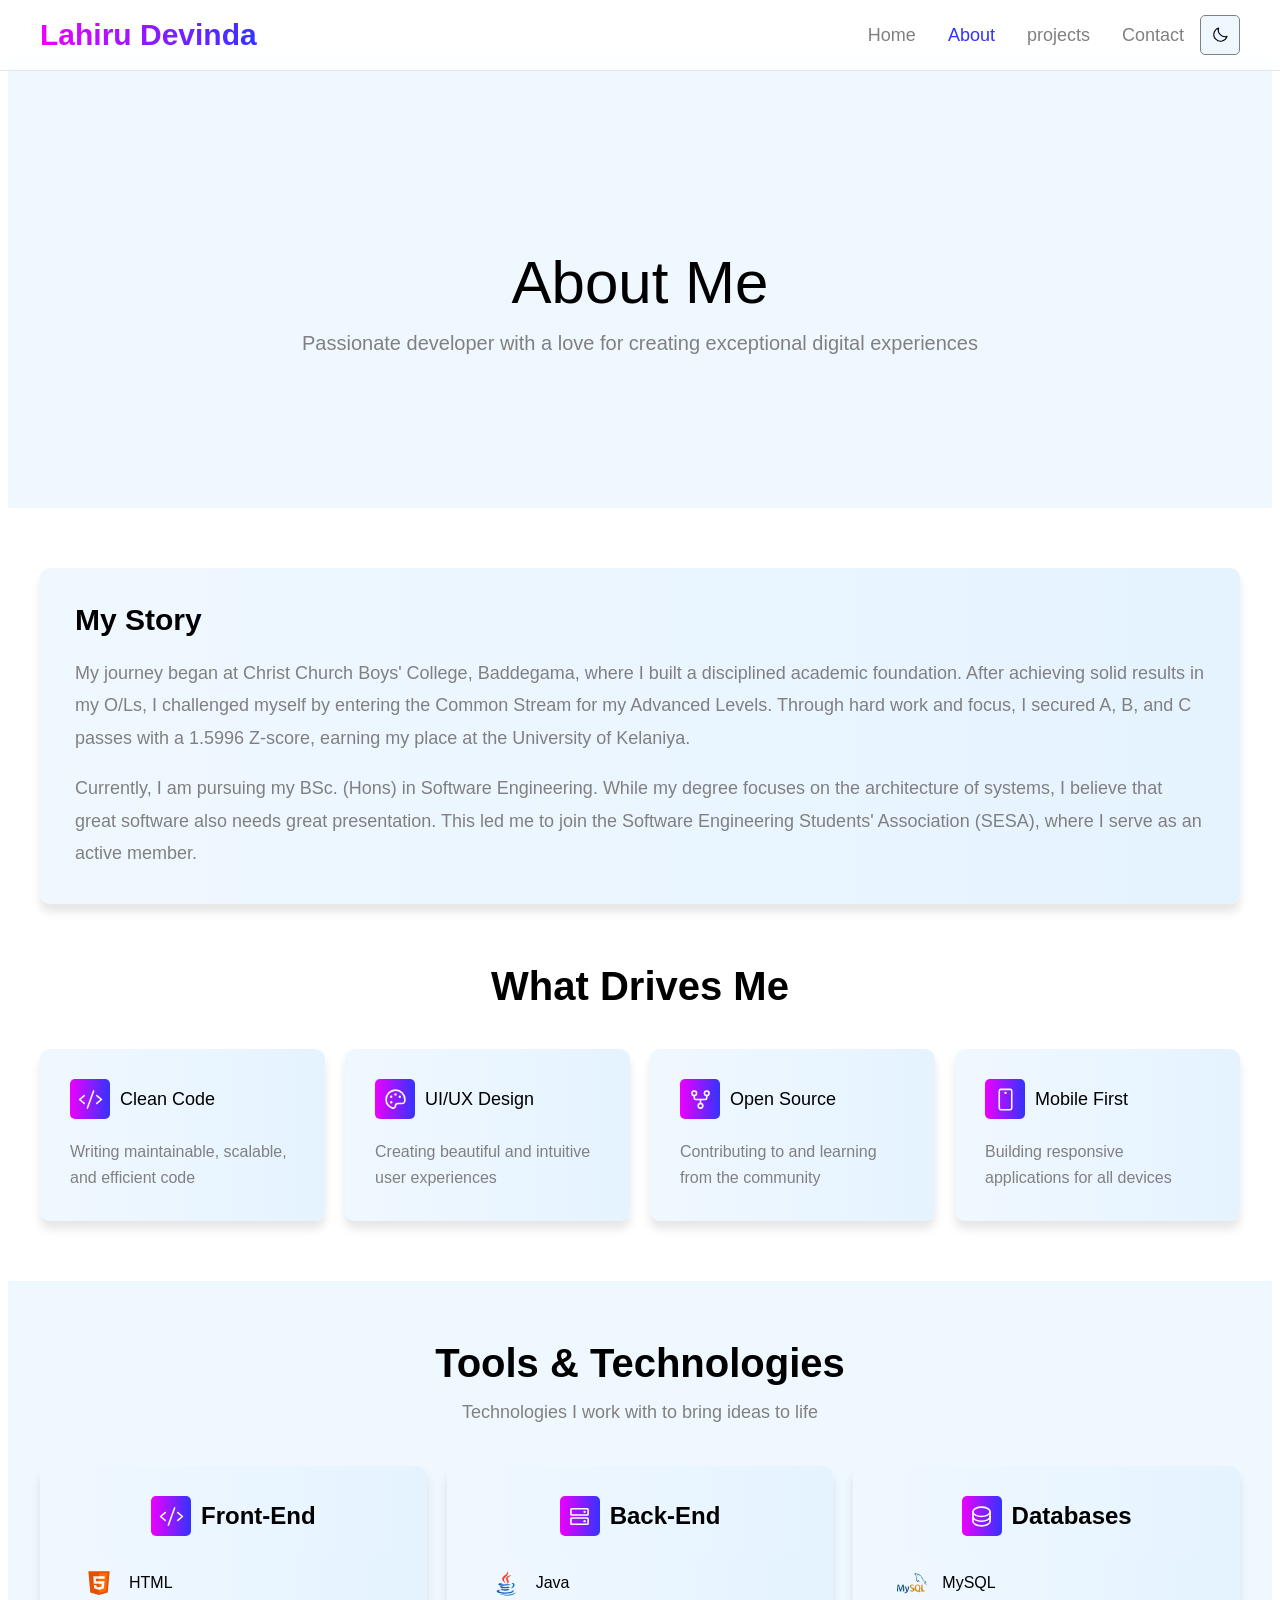
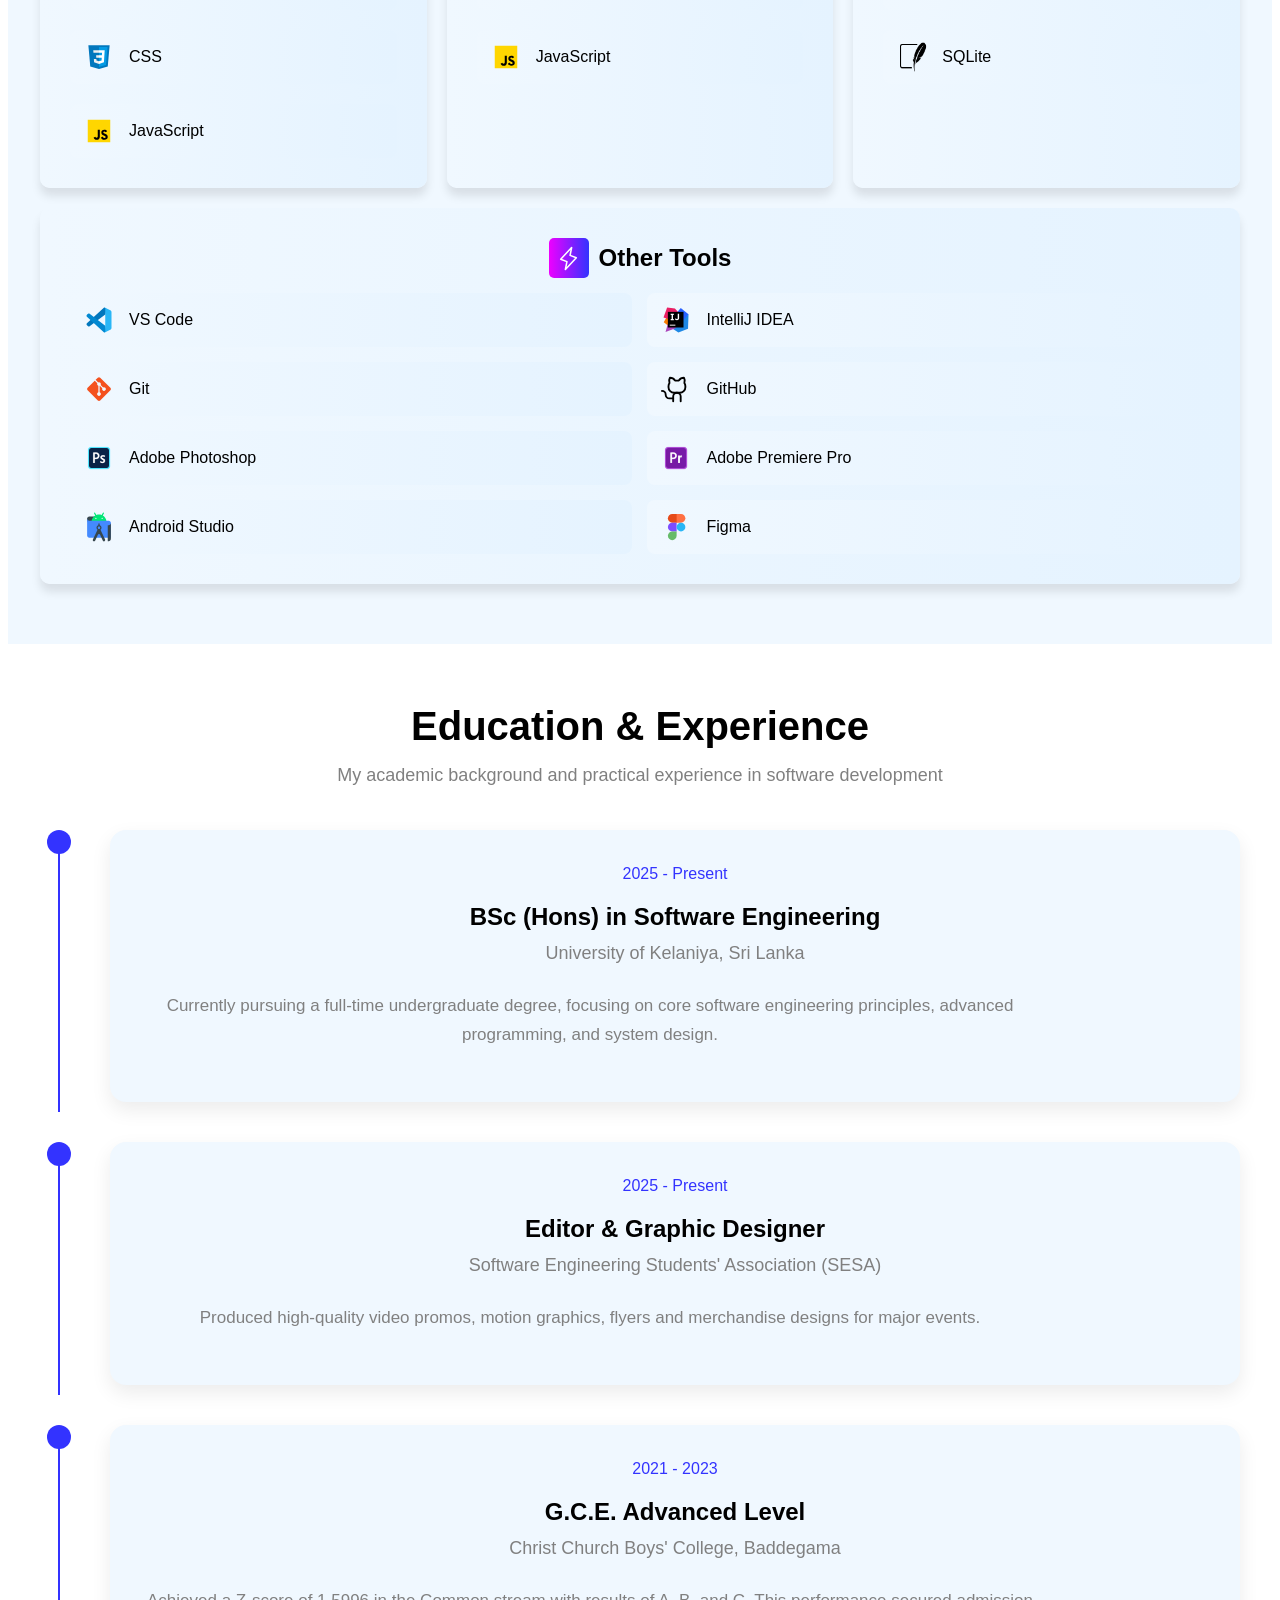
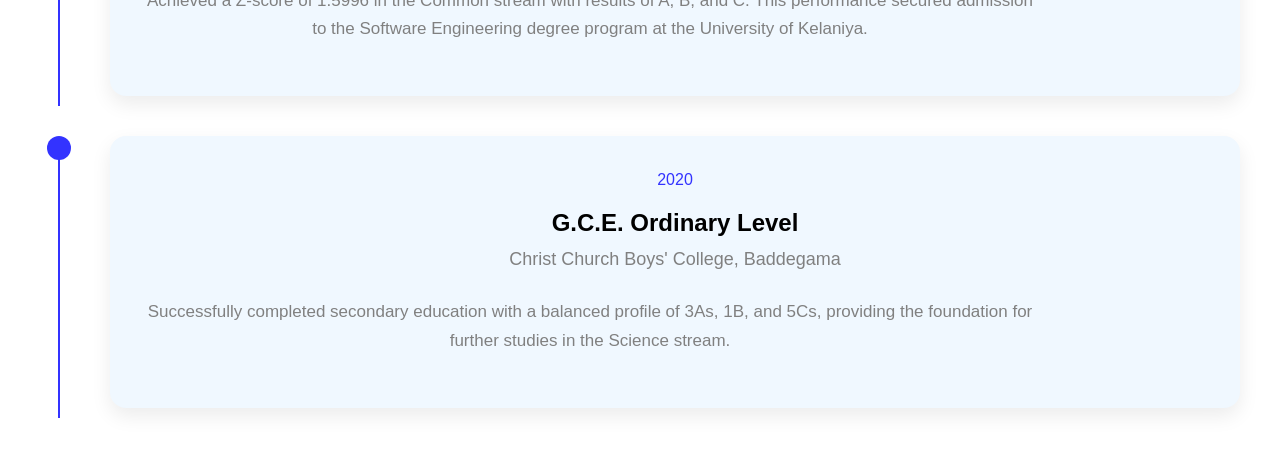
<file: about.html>
<!DOCTYPE html>
<html>
    <head>
        <meta charset="UTF-8">
        <meta name="viewport" content="width=device-width, initial-scale=1.0">

        <title>My Portfolio</title>

        <link rel="stylesheet" href="styles/main.css">
        <link rel="stylesheet" href="styles/nav-bar.css">
        <link rel="stylesheet" href="styles/about.css">

    </head>
    <body>
        <nav class="nav-bar">
            <div class="logo">Lahiru Devinda</div>
                <div class="menu-section">
                    <div class="menu">
                    <a class="links" href="index.html">Home</a>
                    <a class="links current" href="#">About</a>
                    <a class="links" href="project.html">projects</a>
                    <a class="links" href="contact.html">Contact</a>
                </div>
                <button class="theme-button js-theme-toggle"><img class="theme-image" src="images/icons/moon.svg"></button>
                <button class="menu-toggle js-menu-toggle"><img class="menu-icon" src="images/icons/icons8-menu-button.svg"></button>
            </div>
        </nav>

        <div class="main">
            <div class="heading-section">
                <div class="heading-section-title">
                    <div class="heading-section-heading">
                        About Me
                    </div>
                    <div class="heading-section-sub-heading">
                        Passionate developer with a love for creating exceptional digital experiences
                    </div>
                </div>
            </div>

            <div class="story-section">
                <div class="story-box">
                    <div class="story-box-content">
                        <div class="story-box-heading">
                            My Story
                        </div>
                        <div class="story-box-description">
                            <p>
                                My journey began at Christ Church Boys' College, Baddegama, where I built a disciplined academic foundation.
                                 After achieving solid results in my O/Ls, I challenged myself by entering the Common Stream for my Advanced Levels. 
                                 Through hard work and focus, I secured A, B, and C passes with a 1.5996 Z-score, earning my place at the University of Kelaniya.
                            </p>
                            <p>
                                Currently, I am pursuing my BSc. (Hons) in Software Engineering. While my degree focuses on the architecture of systems, 
                                I believe that great software also needs great presentation. This led me to join the Software Engineering Students' Association (SESA), 
                                where I serve as an active member.
                            </p>
                        </div>
                    </div>
                </div>

                <div class="drives">
                    <div class="drives-heading">
                        What Drives Me
                    </div>
                    <div class="drive-boxes">
                        <div class="drives-content">
                            <div class="drives-content-box">
                                <div class="drives-content-heading">
                                    <div class="drives-content-image-background">
                                        <img class="drives-content-image" src="images/icons/code.svg">
                                    </div>
                                    <div class="drives-content-title">
                                        Clean Code
                                    </div>
                                </div>
                                <div class="drives-content-description">
                                    Writing maintainable, scalable, and efficient code
                                </div>    
                            </div>
                        </div>
                        <div class="drives-content">
                            <div class="drives-content-box">
                                <div class="drives-content-heading">
                                    <div class="drives-content-image-background">
                                        <img class="drives-content-image" src="images/icons/palette.svg">
                                    </div>
                                    <div class="drives-content-title">
                                        UI/UX Design
                                    </div>
                                </div>
                                <div class="drives-content-description">
                                    Creating beautiful and intuitive user experiences
                                </div>
                            </div>
                        </div>
                        <div class="drives-content">
                            <div class="drives-content-box">
                                <div class="drives-content-heading">
                                    <div class="drives-content-image-background">
                                        <img class="drives-content-image" src="images/icons/git-fork.svg">
                                    </div>
                                    <div class="drives-content-title">
                                        Open Source
                                    </div>
                                </div>
                                <div class="drives-content-description">
                                    Contributing to and learning from the community
                                </div>
                            </div>
                        </div>
                        <div class="drives-content">
                            <div class="drives-content-box">
                                <div class="drives-content-heading">
                                    <div class="drives-content-image-background">
                                        <img class="drives-content-image" src="images/icons/device-mobile-camera.svg">
                                    </div>
                                    <div class="drives-content-title">
                                        Mobile First
                                    </div>
                                </div>
                                <div class="drives-content-description">
                                    Building responsive applications for all devices        
                                </div>
                            </div>
                        </div>
                    </div>
                    
                </div>

            </div>

            <div class="tools">
                <div class="tools-title">
                    <div class="tools-title-heading">
                        Tools & Technologies
                    </div>
                    <div class="tools-title-sub-heading">
                        Technologies I work with to bring ideas to life
                    </div>    
                </div>

                <div class="tool-content">

                    <div class="tool-box">
                        <div class="tool-box-title">
                            <div class="tool-box-image-background">
                                <img class="tool-box-image" src="images/icons/code.svg">
                            </div>
                            <div class="tool-box-title-text">Front-End</div>
                        </div>

                        <div class="tool">
                            <img class="tool-image" src="images/tools&languages/icons8-html-5.svg">
                            <div class="tool-name">HTML</div>
                        </div>

                        <div class="tool">
                            <img class="tool-image" src="images/tools&languages/icons8-css-logo.svg">
                            <div class="tool-name">CSS</div>
                        </div>

                        <div class="tool">
                            <img class="tool-image" src="images/tools&languages/icons8-javascript.svg">
                            <div class="tool-name">JavaScript</div>
                        </div>
                    </div>

                    <div class="tool-box">
                        <div class="tool-box-title">
                            <div class="tool-box-image-background">
                                <img class="tool-box-image" src="images/icons/hard-drives.svg">
                            </div>
                            <div class="tool-box-title-text">Back-End</div>
                        </div>

                        <div class="tool">
                            <img class="tool-image" src="images/tools&languages/icons8-java.svg">
                            <div class="tool-name">Java</div>
                        </div>

                        <div class="tool">
                            <img class="tool-image" src="images/tools&languages/icons8-javascript.svg">
                            <div class="tool-name">JavaScript</div>
                        </div>
                    </div>

                    <div class="tool-box">
                        <div class="tool-box-title">
                            <div class="tool-box-image-background">
                                <img class="tool-box-image" src="images/icons/database.svg">
                            </div>
                            <div class="tool-box-title-text">Databases</div>
                        </div>

                        <div class="tool">
                            <img class="tool-image" src="images/tools&languages/icons8-mysql-96.png">
                            <div class="tool-name">MySQL</div>
                        </div>

                        <div class="tool">
                            <img class="tool-image" src="images/tools&languages/icons8-sqlite-100.png">
                            <div class="tool-name">SQLite</div>
                        </div>
                    </div>

                    <div class="tool-box other-tools">
                        <div class="tool-box-title">
                            <div class="tool-box-image-background">
                                <img class="tool-box-image" src="images/icons/lightning.svg">
                            </div>
                            <div class="tool-box-title-text">Other Tools</div>
                        </div>

                        <div class="tool">
                            <img class="tool-image" src="images/tools&languages/icons8-visual-studio-code-2019.svg">
                            <div class="tool-name">VS Code</div>
                        </div>

                        <div class="tool">
                            <img class="tool-image" src="images/tools&languages/icons8-intellij-idea.svg">
                            <div class="tool-name">IntelliJ IDEA</div>
                        </div>

                        <div class="tool">
                            <img class="tool-image" src="images/tools&languages/icons8-git.svg">
                            <div class="tool-name">Git</div>
                        </div>

                        <div class="tool">
                            <img class="tool-image" src="images/tools&languages/github-logo.svg">
                            <div class="tool-name">GitHub</div>
                        </div>

                        <div class="tool">
                            <img class="tool-image" src="images/tools&languages/icons8-adobe-photoshop-96.png">
                            <div class="tool-name">Adobe Photoshop</div>
                        </div>

                        <div class="tool">
                            <img class="tool-image" src="images/tools&languages/icons8-adobe-premiere-pro-96.png">
                            <div class="tool-name">Adobe Premiere Pro</div>
                        </div>

                        <div class="tool">
                            <img class="tool-image" src="images/tools&languages/icons8-android-studio.svg">
                            <div class="tool-name">Android Studio</div>
                        </div>

                        <div class="tool">
                            <img class="tool-image" src="images/tools&languages/icons8-figma.svg">
                            <div class="tool-name">Figma</div>
                        </div>
                    </div>
                </div>
            </div>

            <div class="education-expirience">
                <div class="education-expirience-title">
                    <div class="education-expirience-heading">
                        Education & Experience
                    </div>
                    <div class="education-expirience-sub-heading">
                        My academic background and practical experience in software development
                    </div>
                    <section class="timeline-section">
                        <div class="timeline">

                            <div class="timeline-item">
                                <div class="timeline-line"></div>
                                <div class="timeline-dot"></div>

                                <div class="timeline-card">
                                    <div class="timeline-year">2025 - Present</div>
                                    <h2 class="timeline-title">BSc (Hons) in Software Engineering</h2>
                                    <div class="timeline-company">University of Kelaniya, Sri Lanka</div>
                                    <p class="timeline-description">
                                        Currently pursuing a full-time undergraduate degree, focusing on core software engineering principles, advanced programming, and system design.
                                    </p>
                                </div>
                            </div>

                            <div class="timeline-item">
                                <div class="timeline-line"></div>
                                <div class="timeline-dot"></div>

                                <div class="timeline-card">
                                    <div class="timeline-year">2025 - Present</div>
                                    <h2 class="timeline-title">Editor & Graphic Designer</h2>
                                    <div class="timeline-company">Software Engineering Students' Association (SESA)</div>
                                    <p class="timeline-description">
                                        Produced high-quality video promos, motion graphics, flyers and merchandise designs for major events.
                                    </p>
                                </div>
                            </div>

                            <div class="timeline-item">
                                <div class="timeline-line"></div>
                                <div class="timeline-dot"></div>

                                <div class="timeline-card">
                                    <div class="timeline-year">2021 - 2023</div>
                                    <h2 class="timeline-title">G.C.E. Advanced Level</h2>
                                    <div class="timeline-company">Christ Church Boys' College, Baddegama</div>
                                    <p class="timeline-description">
                                        Achieved a Z-score of 1.5996 in the Common stream with results of A, B, and C. This performance secured admission to the Software Engineering degree program at the University of Kelaniya.
                                    </p>
                                </div>
                            </div>

                            <div class="timeline-item">
                                <div class="timeline-line"></div>
                                <div class="timeline-dot"></div>

                                <div class="timeline-card">
                                    <div class="timeline-year">2020</div>
                                    <h2 class="timeline-title">G.C.E. Ordinary Level</h2>
                                    <div class="timeline-company">Christ Church Boys' College, Baddegama</div>
                                    <p class="timeline-description">
                                        Successfully completed secondary education with a balanced profile of 3As, 1B, and 5Cs, providing the foundation for further studies in the Science stream.
                                    </p>
                                </div>
                            </div>

                        </div>
                    </section>
                </div>    
            </div>

        </div>  

        <script src="scripts/nav-bar.js"></script>
        <script src="scripts/theme-toggle.js"></script>
    </body>
</html>
</file>
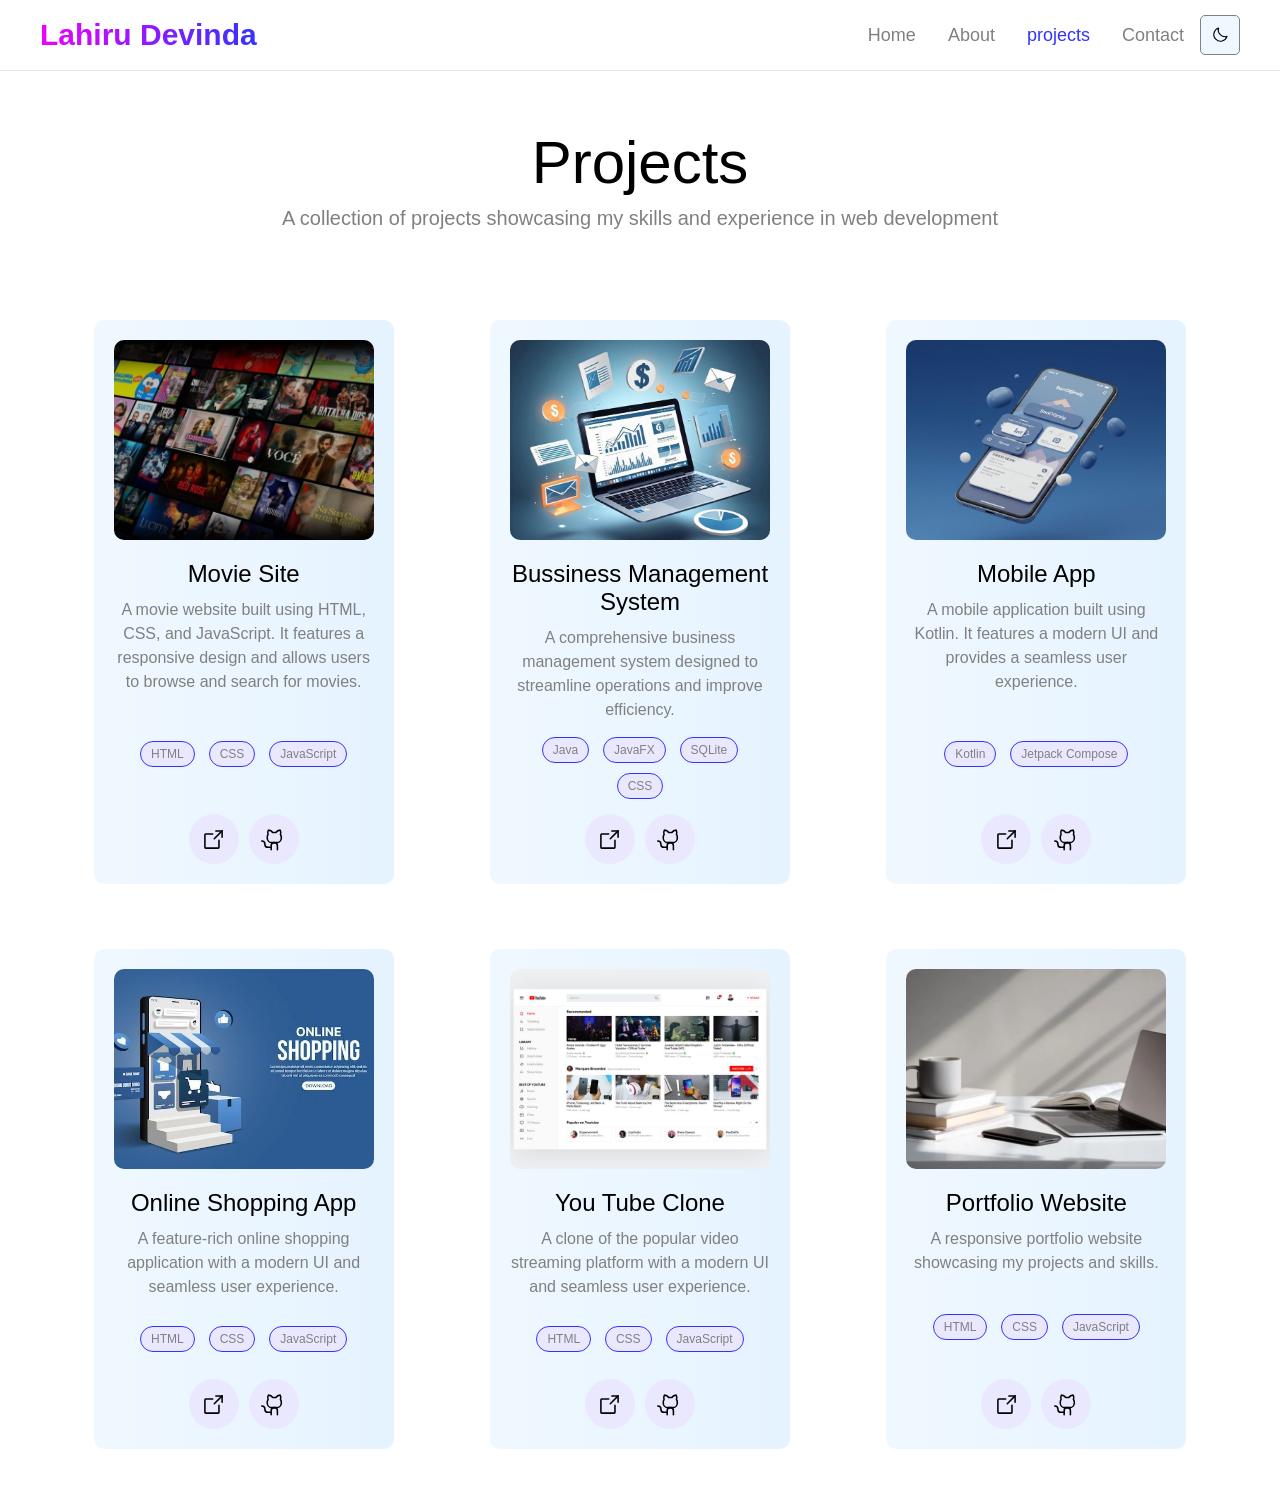
<file: project.html>
<!DOCTYPE html>
<html lang="en">
    <head>
        <meta charset="UTF-8">
        <meta name="viewport" content="width=device-width, initial-scale=1.0">

        <title>My Portfolio</title>

        <link rel="stylesheet" href="styles/main.css">
        <link rel="stylesheet" href="styles/nav-bar.css">
        <link rel="stylesheet" href="styles/projects.css">

    </head>
    <body>
        <nav class="nav-bar">
            <div class="logo">Lahiru Devinda</div>
                <div class="menu-section">
                    <div class="menu">
                    <a class="links " href="index.html">Home</a>
                    <a class="links" href="about.html">About</a>
                    <a class="links current" href="#">projects</a>
                    <a class="links" href="contact.html">Contact</a>
                </div>
                <button class="theme-button js-theme-toggle"><img class="theme-image" src="images/icons/moon.svg"></button>
                <button class="menu-toggle js-menu-toggle"><img class="menu-icon" src="images/icons/icons8-menu-button.svg"></button>
            </div>
        </nav>
        
        <div class="main">
            <div class="title">
                <div class="title-heading">Projects</div>
                <div class="title-sub-heading">A collection of projects showcasing my skills and experience in web development</div>
            </div>

            <div class="project-content">
                <div class="project-box">
                    <img class="project-cover-image" src="images/project-covers/movie-site.jpg">
                    <div class="project-info">
                        <div class="project-title">Movie Site</div>
                        <div class="project-description">A movie website built using HTML, CSS, and JavaScript. It features a responsive design and allows users to browse and search for movies.</div>
                        <div class="project-tech-stack">
                            <div class="tech-stack-item">HTML</div>
                            <div class="tech-stack-item">CSS</div>
                            <div class="tech-stack-item">JavaScript</div>
                        </div>                        
                        <div class="project-buttons">
                            <a href="https://lahirudevinda.github.io/Movie-Site/" target="_blank"><button class="project-button"><img class="project-view-button" src="images/icons/arrow-square-out.svg"></button></a>
                            <a href="https://github.com/LahiruDevinda/Movie-Site" target="_blank"><button class="project-button"><img class="project-github-button" src="images/icons/github-logo.svg"></button></a>
                        </div>
                    </div>    
                </div>

                <div class="project-box">
                    <img class="project-cover-image" src="images/project-covers/billing-sys.jpg">
                    <div class="project-info">
                        <div class="project-title">Bussiness Management System</div>
                        <div class="project-description">A comprehensive business management system designed to streamline operations and improve efficiency.</div>
                        <div class="project-tech-stack">
                            <div class="tech-stack-item">Java</div>
                            <div class="tech-stack-item">JavaFX</div>
                            <div class="tech-stack-item">SQLite</div>
                            <div class="tech-stack-item">CSS</div>
                        </div>                        
                        <div class="project-buttons">
                            <a href="#" target="_blank"><button class="project-button"><img class="project-view-button" src="images/icons/arrow-square-out.svg"></button></a>
                            <a href="https://github.com/LahiruDevinda/Groovee" target="_blank"><button class="project-button"><img class="project-github-button" src="images/icons/github-logo.svg"></button></a>
                        </div>
                    </div>    
                </div> 

                <div class="project-box">
                    <img class="project-cover-image" src="images/project-covers/moblie-app.jpg">
                    <div class="project-info">
                        <div class="project-title">Mobile App</div>
                        <div class="project-description">A mobile application built using Kotlin. It features a modern UI and provides a seamless user experience.</div>
                        <div class="project-tech-stack">
                            <div class="tech-stack-item">Kotlin</div>
                            <div class="tech-stack-item">Jetpack Compose</div>
                        </div>                        
                        <div class="project-buttons">
                            <a href="#" target="_blank"><button class="project-button"><img class="project-view-button" src="images/icons/arrow-square-out.svg"></button></a>
                            <a href="https://github.com/LahiruDevinda/DiceRoller_Android" target="_blank"><button class="project-button"><img class="project-github-button" src="images/icons/github-logo.svg"></button></a>
                        </div>
                    </div>    
                </div>

                <div class="project-box">
                    <img class="project-cover-image" src="images/project-covers/online-shopping.jpg">
                    <div class="project-info">
                        <div class="project-title">Online Shopping App</div>
                        <div class="project-description">A feature-rich online shopping application with a modern UI and seamless user experience.</div>
                        <div class="project-tech-stack">
                            <div class="tech-stack-item">HTML</div>
                            <div class="tech-stack-item">CSS</div>
                            <div class="tech-stack-item">JavaScript</div>
                        </div>                        
                        <div class="project-buttons">
                            <a href="https://lahirudevinda.github.io/Amazon_Clone/" target="_blank"><button class="project-button"><img class="project-view-button" src="images/icons/arrow-square-out.svg"></button></a>
                            <a href="https://github.com/LahiruDevinda/Amazon_Clone" target="_blank"><button class="project-button"><img class="project-github-button" src="images/icons/github-logo.svg"></button></a>
                        </div>
                    </div>    
                </div>

                <div class="project-box">
                    <img class="project-cover-image" src="images/project-covers/Youtube.jpg">
                    <div class="project-info">
                        <div class="project-title">You Tube Clone</div>
                        <div class="project-description">A clone of the popular video streaming platform with a modern UI and seamless user experience.</div>
                        <div class="project-tech-stack">
                            <div class="tech-stack-item">HTML</div>
                            <div class="tech-stack-item">CSS</div>
                            <div class="tech-stack-item">JavaScript</div>
                        </div>                        
                        <div class="project-buttons">
                            <a href="https://lahirudevinda.github.io/YouTube-Interface/" target="_blank"><button class="project-button"><img class="project-view-button" src="images/icons/arrow-square-out.svg"></button></a>
                            <a href="https://github.com/LahiruDevinda/YouTube-Interface" target="_blank"><button class="project-button"><img class="project-github-button" src="images/icons/github-logo.svg"></button></a>
                        </div>
                    </div>    
                </div>

                <div class="project-box">
                    <img class="project-cover-image" src="images/project-covers/portfolio.jpg">
                    <div class="project-info">
                        <div class="project-title">Portfolio Website</div>
                        <div class="project-description">A responsive portfolio website showcasing my projects and skills.</div>
                        <div class="project-tech-stack">
                            <div class="tech-stack-item">HTML</div>
                            <div class="tech-stack-item">CSS</div>
                            <div class="tech-stack-item">JavaScript</div>
                        </div>                        
                        <div class="project-buttons">
                            <a href="https://lahirudevinda.github.io/portfolio/" target="_blank"><button class="project-button"><img class="project-view-button" src="images/icons/arrow-square-out.svg"></button></a>
                            <a href="https://github.com/LahiruDevinda/portfolio" target="_blank"><button class="project-button"><img class="project-github-button" src="images/icons/github-logo.svg"></button></a>
                        </div>
                    </div>    
                </div>

            </div>
        </div>

        <script src="scripts/nav-bar.js"></script>
        <script src="scripts/theme-toggle.js"></script>
    </body>
</html>
</file>
<file: styles/main.css>
:root {
    --bg-color: white;
    --primary-font: 'Poppins', sans-serif;
    --heading-font: 'Inter', sans-serif;
    --gradient: linear-gradient(90deg, #ee00ff, #3333ff);
}

[data-theme="dark"] {
    --bg-color: #0b1120;
    --nav-bg: rgba(18, 18, 18, 0.7);
    --nav-border: rgba(255, 255, 255, 0.1);
}

html {
    scroll-behavior: smooth;
}

body {
    background-color: var(--bg-color);
    font-family: 'Inter', sans-serif;
}

.main {
    padding-top: 50px;
    animation: fadeIn .8s ease;
}

body,
.nav-bar,
.intro,
.get-in-toch-section,
.contact-form,
.work-section-box,
button,
a,
div {
    transition: background-color 0.3s ease, color 0.3s ease, border-color 0.3s ease;
}

@keyframes fadeIn {
    from {
        opacity: 0;
    }
    to {
        opacity: 1;
    }
}
</file>
<file: styles/nav-bar.css>
:root {
    --nav-bg: rgba(255, 255, 255, 0.7);
    --nav-border: rgba(0, 0, 0, 0.1);
    --blue: #3333ff;
    --gradient: linear-gradient(90deg, #ee00ff, #3333ff);
    --filter: invert(0) brightness(0);
    --button-bg: aliceblue;
}

[data-theme="dark"] {
    --nav-bg: rgba(18, 18, 18, 0.7);
    --nav-border: rgba(255, 255, 255, 0.1);
    --button-bg: #1e293b;
}

.nav-bar {
    position: fixed;
    top: 0;
    left: 0;
    z-index: 1000;
    width: 100%;
    background-color: var(--nav-bg);
    backdrop-filter: blur(12px);
    border-bottom: 1px solid var(--nav-border);

    display: flex;
    justify-content: space-between;
    align-items: center;
    padding: 15px 40px;
    box-sizing: border-box;
}

.logo {
    font-weight: bold;
    font-size: 30px;
    background: var(--gradient);
    background-clip: text;
    -webkit-background-clip: text;
    color: transparent;
    flex-shrink: 0;
}

.menu-section {
    display: flex;
    align-items: center;
    gap: 16px;
}

.menu {
    display: flex;
    align-items: center;
    gap: 32px;
}

.links {
    font-size: 18px;
    text-decoration: none;
    color: gray;
    font-weight: 400;
    display: flex;
    align-items: center;
    transition: color 0.3s ease;
}

.links:hover {
    color: var(--blue);
}

.current {
    color: var(--blue);
    font-weight: 500;
}

.theme-button,
.menu-toggle {
    display: flex;
    height: 40px;
    width: 40px;
    align-items: center;
    justify-content: center;
    background-color: var(--button-bg);
    border: 1px solid gray;
    outline: none;
    border-radius: 5px;
    cursor: pointer;
    flex-shrink: 0;
}

.theme-button:hover,
.menu-toggle:hover {
    background-color: rgb(181, 198, 212);
}

.theme-image,
.menu-icon {
    height: 18px;
    width: 18px;
    display: block;
    filter: var(--filter);
}

.menu-toggle {
    display: none;
}

@media (max-width: 900px) {
    .nav-bar {
        padding: 15px 24px;
    }

    .logo {
        font-size: 24px;
    }

    .menu {
        gap: 20px;
    }

    .links {
        font-size: 16px;
    }
}

@media (max-width: 768px) {
    .nav-bar {
        padding: 14px 20px;
    }

    .logo {
        font-size: 22px;
    }

    .menu-section {
        gap: 10px;
    }

    .menu-toggle {
        display: flex;
    }

    .menu {
        position: absolute;
        top: 100%;
        right: 20px;
        left: 20px;
        background-color: rgba(255, 255, 255, 0.98);
        border: 1px solid var(--nav-border);
        border-radius: 12px;
        box-shadow: 0 10px 25px rgba(0, 0, 0, 0.12);
        backdrop-filter: blur(12px);

        display: none;
        flex-direction: column;
        align-items: flex-start;
        gap: 0;
        padding: 10px 0;
        margin-right: 0;
    }

    [data-theme="dark"] .menu {
        background-color: rgba(18, 18, 18, 0.98);
    }

    .menu.active {
        display: flex;
    }

    .links {
        width: 100%;
        padding: 14px 20px;
        box-sizing: border-box;
        font-size: 16px;
    }

    .theme-button {
        height: 38px;
        width: 38px;
    }

    .menu-toggle {
        height: 38px;
        width: 38px;
        margin: 0;
    }
}

@media (max-width: 480px) {
    .nav-bar {
        padding: 12px 16px;
    }

    .logo {
        font-size: 18px;
        max-width: 170px;
        line-height: 1.2;
    }

    .menu {
        right: 16px;
        left: 16px;
    }

    .theme-button,
    .menu-toggle {
        height: 36px;
        width: 36px;
    }

    .theme-image,
    .menu-icon {
        height: 16px;
        width: 16px;
    }
}
</file>
<file: styles/about.css>
:root {
    --bg-color-1: aliceblue;
    --bg-color-2: white;
    --text-color-main: black;
    --text-color-secondary: gray;
    --button-color: rgb(234, 232, 255);
    --filter: invert(0) brightness(0);
    --primary-font: 'Poppins', sans-serif;
    --heading-font: 'Inter', sans-serif;
    --gradient: linear-gradient(90deg, #ee00ff, #3333ff);
    --gradient-hover: linear-gradient(90deg, #c100cf, #2222ab);
    --box-gradient: linear-gradient(90deg, aliceblue, rgb(229, 243, 255));
}

[data-theme="dark"] {
    --bg-color-1: #0f172a;
    --bg-color-2: #111827;
    --text-color-main: #ffffff;
    --text-color-secondary: #cbd5e1;
    --button-color: #1e293b;
    --box-gradient: linear-gradient(90deg, #1e293b, #1e2943);
    --filter: invert(1) brightness(1);
}

.story-box,
.drive-boxes,
.tool-content,
.education-expirience-title,
.timeline {
    width: 100%;
    max-width: 1200px;
    margin-left: auto;
    margin-right: auto;
    box-sizing: border-box;
}

.heading-section {
    display: flex;
    flex-direction: column;
    align-items: center;
    justify-content: center;
    padding: 100px 20px 60px;
    text-align: center;
    background-color: var(--bg-color-1);
    width: 100%;
    min-height: 50vh;
    box-sizing: border-box;
}

.heading-section-heading {
    font-family: var(--heading-font);
    font-size: 60px;
    color: var(--text-color-main);
    margin-bottom: 10px;
}

.heading-section-sub-heading {
    font-family: var(--primary-font);
    font-size: 20px;
    color: var(--text-color-secondary);
    margin-bottom: 0;
    line-height: 1.6;
}

.story-section {
    background-color: var(--bg-color-2);
    padding: 60px 20px 0;
    box-sizing: border-box;
}

.story-box {
    background: var(--box-gradient);
    border-radius: 10px;
    padding: 25px;
    margin-bottom: 60px;
    box-shadow: 0 8px 10px rgba(0, 0, 0, 0.1);
    transition: 0.4s ease;
}

.story-box:hover {
    box-shadow: 0 12px 15px rgba(0, 0, 0, 0.2);
    transform: scale(1.01);
}

.story-box-content {
    display: flex;
    flex-direction: column;
    padding: 10px;
}

.story-box-heading {
    font-family: var(--heading-font);
    font-size: 30px;
    font-weight: 600;
    color: var(--text-color-main);
    margin-bottom: 20px;
}

.story-box-description {
    font-family: var(--primary-font);
    font-size: 18px;
    color: var(--text-color-secondary);
    line-height: 1.8;
}

.story-box-description p {
    margin: 0 0 18px;
}

.story-box-description p:last-child {
    margin-bottom: 0;
}

.drives {
    background-color: transparent;
    padding: 0 0 60px;
    display: flex;
    flex-direction: column;
    align-items: center;
    box-sizing: border-box;
}

.drives-heading {
    font-family: var(--heading-font);
    font-size: 40px;
    font-weight: 600;
    color: var(--text-color-main);
    margin: 0 0 40px;
    text-align: center;
}

.drive-boxes {
    display: grid;
    grid-template-columns: repeat(4, minmax(0, 1fr));
    gap: 20px;
    justify-content: center;
}

.drives-content {
    width: 100%;
}

.drives-content-box {
    background: var(--box-gradient);
    border-radius: 10px;
    padding: 30px;
    min-height: 100%;
    box-shadow: 0 8px 10px rgba(0, 0, 0, 0.1);
    transition: 0.4s ease;
    box-sizing: border-box;
}

.drives-content-box:hover {
    transform: scale(1.03);
    box-shadow: 0 12px 15px rgba(0, 0, 0, 0.2);
}

.drives-content-heading {
    display: flex;
    gap: 10px;
    margin-bottom: 20px;
    align-items: center;
}

.drives-content-image-background {
    width: 40px;
    height: 40px;
    background: var(--gradient);
    border-radius: 5px;
    display: flex;
    align-items: center;
    justify-content: center;
    flex-shrink: 0;
}

.drives-content-image {
    width: 25px;
    height: 25px;
    filter: invert(1) brightness(1);
}

.drives-content-title {
    font-family: var(--primary-font);
    font-size: 18px;
    color: var(--text-color-main);
    font-weight: 500;
}

.drives-content-description {
    font-family: var(--primary-font);
    font-size: 16px;
    color: var(--text-color-secondary);
    line-height: 1.6;
}

.tools {
    background-color: var(--bg-color-1);
    display: flex;
    flex-direction: column;
    align-items: center;
    padding: 60px 20px;
    text-align: center;
    box-sizing: border-box;
}

.tools-title {
    width: 100%;
    max-width: 1200px;
    margin: 0 auto 40px;
}

.tools-title-heading {
    font-family: var(--heading-font);
    font-size: 40px;
    font-weight: 600;
    color: var(--text-color-main);
    margin-bottom: 12px;
}

.tools-title-sub-heading {
    font-family: var(--primary-font);
    font-size: 18px;
    color: var(--text-color-secondary);
    line-height: 1.6;
}

.tool-content {
    display: grid;
    grid-template-columns: repeat(3, minmax(0, 1fr));
    gap: 20px;
}

.tool-box {
    display: flex;
    flex-direction: column;
    gap: 20px;
    align-items: center;
    padding: 30px;
    border-radius: 10px;
    background: var(--box-gradient);
    box-shadow: 0 8px 10px rgba(0, 0, 0, 0.1);
    transition: 0.3s ease;
    box-sizing: border-box;
}

.tool-box:hover {
    transform: translateY(-5px);
    box-shadow: 0 12px 15px rgba(0, 0, 0, 0.2);
}

.tool-box-title {
    display: flex;
    gap: 10px;
    align-items: center;
    justify-content: center;
}

.tool-box-image-background {
    width: 40px;
    height: 40px;
    background: var(--gradient);
    border-radius: 5px;
    display: flex;
    align-items: center;
    justify-content: center;
    flex-shrink: 0;
}

.tool-box-image {
    width: 25px;
    height: 25px;
    filter: invert(1);
}

.tool-box-title-text {
    font-family: var(--heading-font);
    font-size: 24px;
    font-weight: 600;
    color: var(--text-color-main);
}

.tool {
    display: flex;
    align-items: center;
    gap: 15px;
    width: 100%;
    padding: 12px 14px;
    border-radius: 8px;
    background: var(--box-gradient);
    box-sizing: border-box;
}

.tool-image {
    width: 30px;
    height: 30px;
    flex-shrink: 0;
}

.tool-name {
    font-family: var(--primary-font);
    font-size: 16px;
    color: var(--text-color-main);
    text-align: left;
}

.tool-box.other-tools {
    grid-column: span 3;
    display: grid;
    grid-template-columns: repeat(2, minmax(0, 1fr));
    gap: 15px;
}

.tool-box.other-tools .tool-box-title {
    grid-column: span 2;
    display: flex;
    justify-content: center;
    align-items: center;
    text-align: center;
}

.education-expirience {
    background-color: var(--bg-color-2);
    padding: 60px 20px;
    display: flex;
    flex-direction: column;
    align-items: center;
    box-sizing: border-box;
}

.education-expirience-title {
    text-align: center;
    margin-top: 0;
    margin-bottom: 0;
}

.education-expirience-heading {
    font-family: var(--heading-font);
    font-size: 40px;
    font-weight: 600;
    color: var(--text-color-main);
    margin-bottom: 12px;
}

.education-expirience-sub-heading {
    font-family: var(--primary-font);
    font-size: 18px;
    color: var(--text-color-secondary);
    line-height: 1.6;
}

.timeline-section {
    margin-top: 0;
    padding: 40px 0 0;
    width: 100%;
    box-sizing: border-box;
}

.timeline {
    width: 100%;
}

.timeline-item {
    position: relative;
    padding-left: 70px;
    margin-bottom: 40px;
}

.timeline-item:last-child {
    margin-bottom: 0;
}

.timeline-item:hover .timeline-card {
    transform: scale(1.02);
    box-shadow: 0 12px 15px rgba(0, 0, 0, 0.2);
    transition: 1s ease;
}

.timeline-line {
    position: absolute;
    left: 18px;
    top: 10px;
    width: 2px;
    height: 100%;
    background: #3333ff;
}

.timeline-dot {
    position: absolute;
    left: 7px;
    top: 0;
    width: 24px;
    height: 24px;
    background: #3333ff;
    border-radius: 50%;
}

.timeline-card {
    background: var(--bg-color-1);
    border-radius: 16px;
    padding: 35px 30px;
    box-shadow: 0 8px 20px rgba(0, 0, 0, 0.08);
}

.timeline-year {
    color: #3333ff;
    font-size: 16px;
    font-weight: 500;
    margin-bottom: 18px;
}

.timeline-title {
    font-size: 24px;
    font-weight: 700;
    color: var(--text-color-main);
    margin-bottom: 12px;
}

.timeline-company {
    font-size: 18px;
    color: var(--text-color-secondary);
    margin-bottom: 28px;
}

.timeline-description {
    font-size: 17px;
    line-height: 1.7;
    color: var(--text-color-secondary);
    max-width: 900px;
}

@media (max-width: 1100px) {
    .drive-boxes {
        grid-template-columns: repeat(2, minmax(0, 1fr));
    }

    .tool-content {
        grid-template-columns: 1fr;
    }

    .tool-box.other-tools {
        grid-column: span 1;
        grid-template-columns: repeat(2, minmax(0, 1fr));
    }

    .tool-box.other-tools .tool-box-title {
        grid-column: span 2;
    }
}

@media (max-width: 900px) {
    .heading-section {
        padding: 90px 20px 50px;
        min-height: auto;
    }

    .heading-section-heading {
        font-size: 42px;
    }

    .heading-section-sub-heading {
        font-size: 18px;
    }

    .story-section,
    .tools,
    .education-expirience {
        padding-left: 20px;
        padding-right: 20px;
    }

    .story-section {
        padding-top: 40px;
        padding-bottom: 0;
    }

    .drives {
        padding-bottom: 40px;
    }

    .tools,
    .education-expirience {
        padding-top: 40px;
        padding-bottom: 40px;
    }

    .story-box {
        padding: 20px;
        margin-bottom: 40px;
    }

    .story-box-content {
        padding: 5px;
    }

    .story-box-heading,
    .drives-heading,
    .tools-title-heading,
    .education-expirience-heading {
        font-size: 32px;
    }

    .story-box-description,
    .tools-title-sub-heading,
    .education-expirience-sub-heading {
        font-size: 16px;
    }

    .tools-title {
        margin-bottom: 30px;
    }

    .drives-content-box {
        padding: 24px;
    }

    .tool-box {
        width: 100%;
        padding: 25px 20px;
    }

    .tool-box-title-text {
        font-size: 22px;
    }

    .tool {
        padding: 12px 15px;
    }

    .timeline-section {
        padding-top: 30px;
    }

    .timeline-item {
        padding-left: 45px;
        margin-bottom: 30px;
    }

    .timeline-line {
        left: 11px;
        top: 12px;
        width: 2px;
    }

    .timeline-dot {
        left: 0;
        top: 2px;
        width: 22px;
        height: 22px;
    }

    .timeline-card {
        padding: 24px 20px;
        border-radius: 12px;
    }

    .timeline-year {
        font-size: 15px;
        margin-bottom: 14px;
    }

    .timeline-title {
        font-size: 20px;
        line-height: 1.4;
    }

    .timeline-company {
        font-size: 16px;
        margin-bottom: 18px;
    }

    .timeline-description {
        font-size: 15px;
        line-height: 1.6;
    }
}

@media (max-width: 700px) {
    .drive-boxes,
    .tool-box.other-tools {
        grid-template-columns: 1fr;
    }

    .tool-box.other-tools .tool-box-title {
        grid-column: span 1;
    }
}

@media (max-width: 600px) {
    .heading-section {
        padding: 80px 15px 40px;
    }

    .heading-section-heading {
        font-size: 34px;
    }

    .heading-section-sub-heading {
        font-size: 16px;
    }

    .story-section,
    .tools,
    .education-expirience {
        padding-left: 15px;
        padding-right: 15px;
    }

    .story-section {
        padding-top: 30px;
    }

    .drives {
        padding-bottom: 30px;
    }

    .tools,
    .education-expirience {
        padding-top: 30px;
        padding-bottom: 30px;
    }

    .story-box {
        padding: 16px;
        margin-bottom: 30px;
    }

    .story-box-content {
        padding: 0;
    }

    .story-box-heading,
    .drives-heading,
    .tools-title-heading,
    .education-expirience-heading {
        font-size: 28px;
    }

    .story-box-description {
        font-size: 15px;
        line-height: 1.6;
    }

    .tools-title {
        margin-bottom: 24px;
    }

    .drives-content-box {
        padding: 20px;
    }

    .tool-box {
        padding: 20px 15px;
    }

    .tool-box-title {
        flex-direction: column;
        gap: 8px;
    }

    .tool-box-title-text {
        font-size: 20px;
        text-align: center;
    }

    .tool {
        gap: 12px;
        padding: 10px 12px;
    }

    .tool-image {
        width: 26px;
        height: 26px;
    }

    .tool-name {
        font-size: 15px;
    }

    .timeline-item {
        padding-left: 35px;
    }

    .timeline-line {
        left: 8px;
    }

    .timeline-dot {
        left: -1px;
        width: 18px;
        height: 18px;
    }

    .timeline-card {
        padding: 18px 16px;
    }

    .timeline-year {
        font-size: 14px;
    }

    .timeline-title {
        font-size: 18px;
    }

    .timeline-company {
        font-size: 15px;
    }

    .timeline-description {
        font-size: 14px;
    }
}
</file>
<file: styles/projects.css>
:root {
    --bg-color-1: aliceblue;
    --bg-color-2: white;
    --text-color-main: black;
    --text-color-secondary: gray;
    --button-color: rgb(234, 232, 255);
    --filter: invert(0) brightness(0);
    --primary-font: 'Poppins', sans-serif;
    --heading-font: 'Inter', sans-serif;
    --gradient: linear-gradient(90deg, #ee00ff, #3333ff);
    --gradient-hover: linear-gradient(90deg, #c100cf, #2222ab);
    --box-gradient: linear-gradient(90deg, aliceblue, rgb(229, 243, 255));
}

[data-theme="dark"] {
    --bg-color-1: #0f172a;
    --bg-color-2: #111827;
    --text-color-main: #ffffff;
    --text-color-secondary: #cbd5e1;
    --button-color: #1e293b;
    --box-gradient: linear-gradient(90deg, #1e293b, #1e2943);
    --filter: invert(1) brightness(1);
}

.title {
    margin-top: 70px;
    margin-bottom: 50px;
    display: flex;
    flex-direction: column;
    align-items: center;
    justify-content: center;
    text-align: center;
    padding: 0 20px;
}

.title-heading {
    font-family: var(--heading-font);
    font-size: 60px;
    color: var(--text-color-main);
    margin-bottom: 10px;
}

.title-sub-heading {
    font-family: var(--primary-font);
    font-size: 20px;
    color: var(--text-color-secondary);
}

.project-content {
    display: grid;
    grid-template-columns: repeat(3, 1fr);
    gap: 25px;
    padding: 20px 50px;
    justify-items: center;
}

.project-box {
    background: var(--box-gradient);
    border-radius: 10px;
    padding: 20px;
    display: flex;
    flex-direction: column;
    align-items: center;
    text-align: center;
    transition: transform 0.3s ease, box-shadow 0.3s ease;
    width: 100%;
    max-width: 300px;
    min-height: 500px;
    margin-top: 20px;
    margin-bottom: 20px;
    box-sizing: border-box;
}

.project-box:hover {
    transform: scale(1.02);
    box-shadow: 0 10px 20px rgba(0, 0, 0, 0.2);
}

.project-cover-image {
    width: 100%;
    height: 200px;
    object-fit: cover;
    border-radius: 10px;
    margin-bottom: 20px;
}

.project-info {
    display: flex;
    flex-direction: column;
    align-items: center;
    justify-content: flex-start;
    gap: 10px;
    flex: 1;
    width: 100%;
}

.project-title {
    font-family: var(--heading-font);
    font-size: 24px;
    color: var(--text-color-main);
}

.project-description {
    font-family: var(--primary-font);
    font-size: 16px;
    color: var(--text-color-secondary);
    line-height: 1.5;
}

.project-tech-stack {
    font-family: var(--primary-font);
    font-size: 14px;
    color: var(--text-color-secondary);
    margin-top: auto;
}

.tech-stack-item {
    display: inline-block;
    background-color: var(--button-color);
    color: var(--text-color-secondary);
    padding: 5px 10px;
    border-radius: 20px;
    margin: 5px;
    font-size: 12px;
    border: #3333ff solid 1px;
}

.project-buttons {
    display: flex;
    gap: 10px;
    margin-top: auto;
    flex-direction: row;
    justify-content: center;
    flex-wrap: wrap;
}

.project-button {
    background-color: var(--button-color);
    border: none;
    padding: 10px 20px;
    border-radius: 25px;
    height: 50px;
    width: 50px;
    cursor: pointer;
    display: flex;
    align-items: center;
    justify-content: center;
}

.project-button:hover {
    background-color: #3333ff;
    transition: 0.5s ease;
}

.project-view-button,
.project-github-button {
    filter: var(--filter);
    height: 25px;
    width: 25px;
    display: block;
}

.project-button:hover .project-view-button,
.project-button:hover .project-github-button {
    filter: invert(1) brightness(1);
    transition: 0.5s ease;
}

@media (max-width: 1024px) {
    .title-heading {
        font-size: 48px;
    }

    .title-sub-heading {
        font-size: 18px;
    }

    .project-content {
        grid-template-columns: repeat(2, 1fr);
        padding: 20px 30px;
        gap: 20px;
    }
}

@media (max-width: 768px) {
    .title {
        margin-top: 50px;
        margin-bottom: 35px;
    }

    .title-heading {
        font-size: 40px;
    }

    .title-sub-heading {
        font-size: 17px;
    }

    .project-content {
        grid-template-columns: 1fr;
        padding: 20px;
        gap: 20px;
    }

    .project-box {
        max-width: 100%;
        min-height: auto;
    }

    .project-cover-image {
        height: 220px;
    }

    .project-title {
        font-size: 22px;
    }

    .project-description {
        font-size: 15px;
    }
}

@media (max-width: 480px) {
    .title {
        margin-top: 40px;
        margin-bottom: 30px;
        padding: 0 15px;
    }

    .title-heading {
        font-size: 32px;
    }

    .title-sub-heading {
        font-size: 15px;
    }

    .project-content {
        padding: 15px;
        gap: 16px;
    }

    .project-box {
        padding: 15px;
        border-radius: 12px;
        margin-top: 10px;
        margin-bottom: 10px;
    }

    .project-cover-image {
        height: 180px;
        margin-bottom: 15px;
    }

    .project-title {
        font-size: 20px;
    }

    .project-description {
        font-size: 14px;
        line-height: 1.6;
    }

    .project-tech-stack {
        font-size: 13px;
    }

    .tech-stack-item {
        font-size: 11px;
        padding: 5px 8px;
        margin: 4px;
    }

    .project-buttons {
        gap: 8px;
    }

    .project-button {
        height: 45px;
        width: 45px;
        padding: 8px;
    }

    .project-view-button,
    .project-github-button {
        width: 22px;
        height: 22px;
    }
}
</file>
